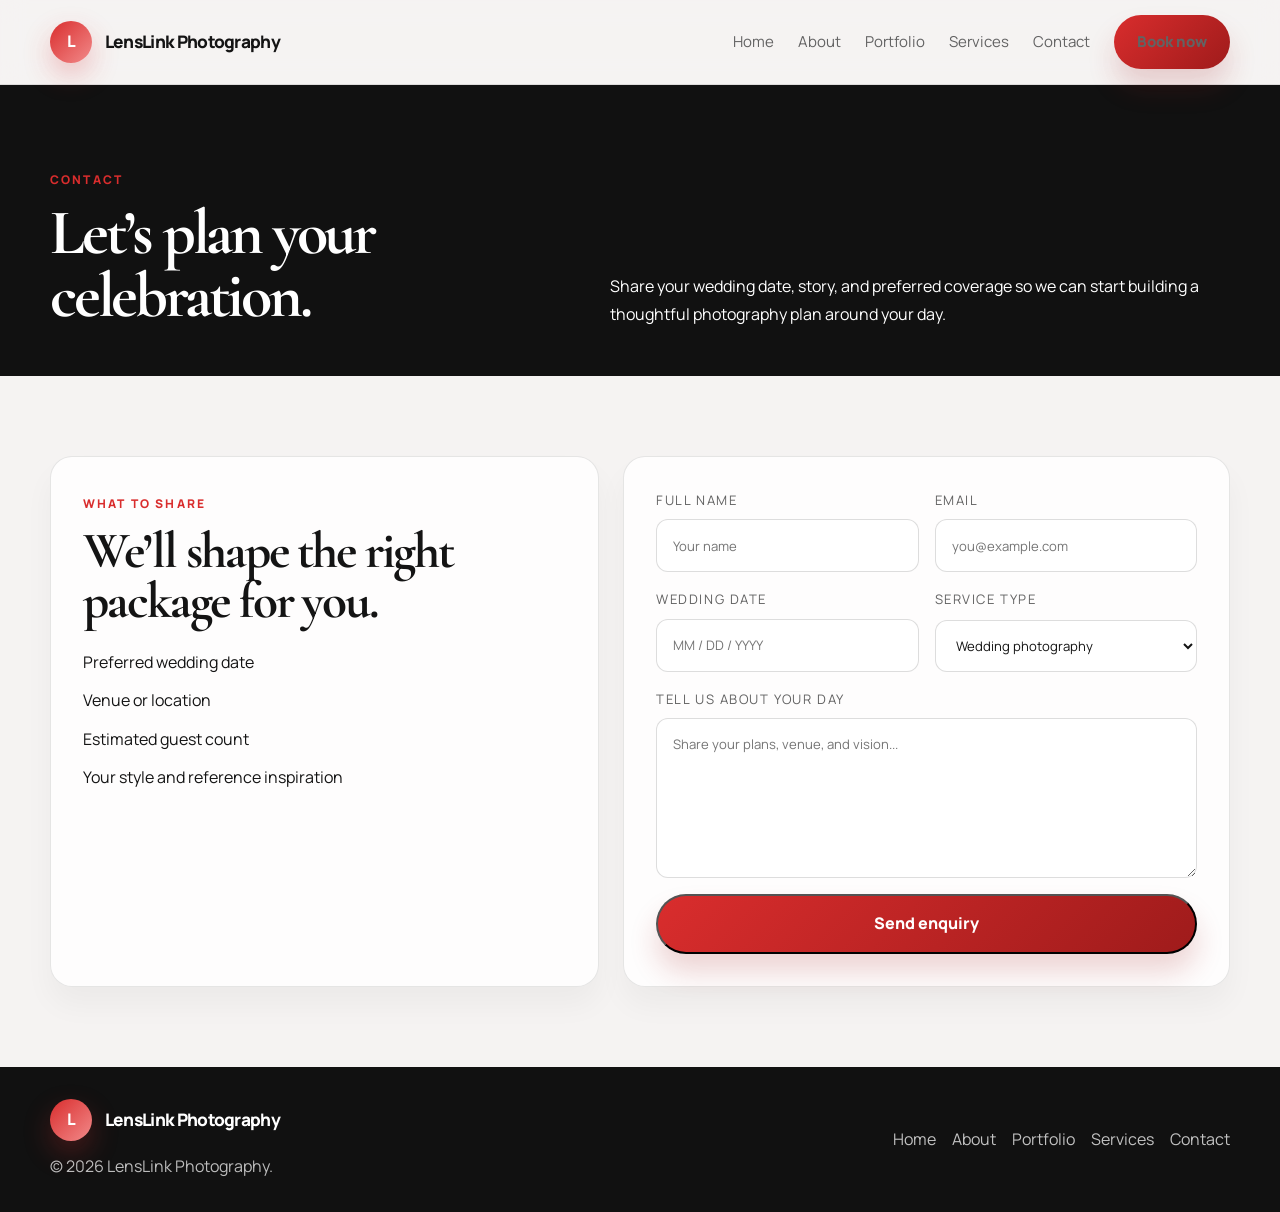
<file: contact.html>
<!DOCTYPE html>
<html lang="en">
  <head>
    <meta charset="UTF-8" />
    <meta name="viewport" content="width=device-width, initial-scale=1.0" />
    <meta name="description" content="Contact LensLink Photography to enquire about your wedding or event coverage." />
    <meta name="robots" content="index, follow" />
    <meta name="theme-color" content="#f5f3f2" />
    <title>Contact | LensLink Photography</title>
    <meta property="og:type" content="website" />
    <meta property="og:title" content="Contact | LensLink Photography" />
    <meta property="og:description" content="Enquire about wedding photography, films, or keepsakes with LensLink Photography." />
    <meta property="og:image" content="https://images.unsplash.com/photo-1520854221256-17451cc331bf?auto=format&amp;fit=crop&amp;w=1200&amp;q=75" />
    <meta name="twitter:card" content="summary_large_image" />
    <meta name="twitter:title" content="Contact | LensLink Photography" />
    <meta name="twitter:description" content="Enquire about wedding photography, films, or keepsakes with LensLink Photography." />
    <link rel="preconnect" href="https://fonts.googleapis.com" />
    <link rel="preconnect" href="https://fonts.gstatic.com" crossorigin />
    <link rel="preconnect" href="https://images.unsplash.com" />
    <link href="https://fonts.googleapis.com/css2?family=Cormorant+Garamond:wght@400;500;600;700&family=Manrope:wght@400;500;600;700;800&display=swap" rel="stylesheet" />
    <link rel="stylesheet" href="styles.css?v=4" />
  </head>
  <body>
    <header class="site-header">
      <div class="container nav-wrap">
        <a class="brand" href="index.html" aria-label="LensLink Photography home">
          <span class="brand-mark">L</span>
          <span class="brand-text">LensLink Photography</span>
        </a>

        <button class="menu-toggle" aria-label="Toggle menu" aria-expanded="false">
          <span></span>
          <span></span>
          <span></span>
        </button>

        <nav class="main-nav" aria-label="Main navigation">
          <a href="index.html">Home</a>
          <a href="about.html">About</a>
          <a href="portfolio.html">Portfolio</a>
          <a href="services.html">Services</a>
          <a href="contact.html">Contact</a>
          <a class="nav-button" href="contact.html">Book now</a>
        </nav>
      </div>
    </header>

    <main>
      <section class="page-head">
        <div class="container page-head-inner">
          <div>
            <p class="eyebrow accent">Contact</p>
            <h1>Let’s plan your celebration.</h1>
          </div>
          <p>
            Share your wedding date, story, and preferred coverage so we can start building a thoughtful photography plan around your day.
          </p>
        </div>
      </section>

      <section class="page-section">
        <div class="container contact-grid">
          <aside class="contact-card">
            <p class="eyebrow accent">What to share</p>
            <h2>We’ll shape the right package for you.</h2>
            <ul>
              <li>Preferred wedding date</li>
              <li>Venue or location</li>
              <li>Estimated guest count</li>
              <li>Your style and reference inspiration</li>
            </ul>
          </aside>

          <div class="contact-card">
            <form class="contact-form form-grid">
              <div class="field-row">
                <label>
                  Full name
                  <input type="text" name="name" placeholder="Your name" />
                </label>
                <label>
                  Email
                  <input type="email" name="email" placeholder="you@example.com" />
                </label>
              </div>

              <div class="field-row">
                <label>
                  Wedding date
                  <input type="text" name="date" placeholder="MM / DD / YYYY" />
                </label>
                <label>
                  Service type
                  <select name="service">
                    <option>Wedding photography</option>
                    <option>Wedding film</option>
                    <option>Albums &amp; prints</option>
                    <option>Custom enquiry</option>
                  </select>
                </label>
              </div>

              <label>
                Tell us about your day
                <textarea name="message" placeholder="Share your plans, venue, and vision..."></textarea>
              </label>

              <button type="submit" class="button primary">Send enquiry</button>
            </form>
          </div>
        </div>
      </section>
    </main>

    <footer class="site-footer">
      <div class="container footer-inner">
        <div>
          <a class="brand footer-brand" href="index.html">
            <span class="brand-mark">L</span>
            <span class="brand-text">LensLink Photography</span>
          </a>
          <p class="footer-copy">© <span id="year"></span> LensLink Photography.</p>
        </div>

        <nav class="footer-nav" aria-label="Footer navigation">
          <a href="index.html">Home</a>
          <a href="about.html">About</a>
          <a href="portfolio.html">Portfolio</a>
          <a href="services.html">Services</a>
          <a href="contact.html">Contact</a>
        </nav>
      </div>
    </footer>

    <script src="script.js?v=2" defer></script>
  </body>
</html>
</file>
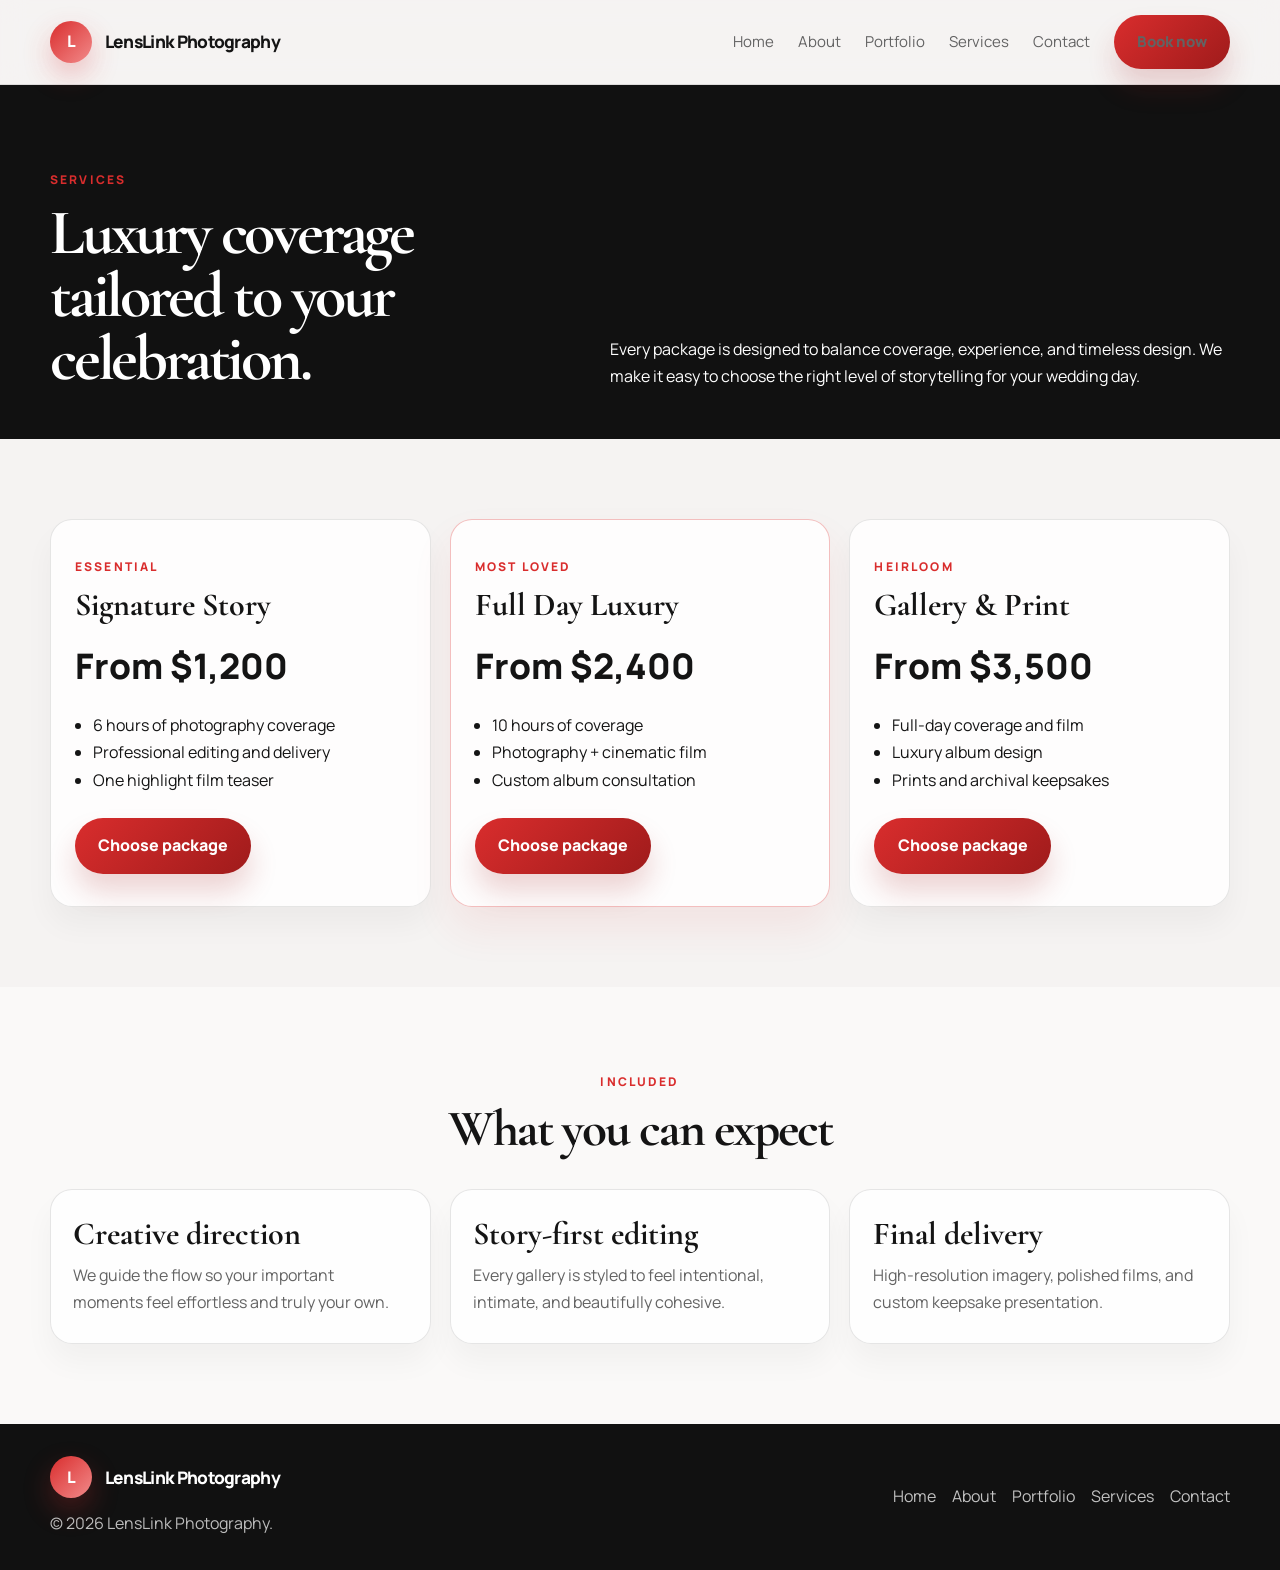
<file: services.html>
<!DOCTYPE html>
<html lang="en">
  <head>
    <meta charset="UTF-8" />
    <meta name="viewport" content="width=device-width, initial-scale=1.0" />
    <meta name="description" content="Explore LensLink Photography packages for wedding coverage, cinematic films, and heirloom keepsakes." />
    <meta name="robots" content="index, follow" />
    <meta name="theme-color" content="#f5f3f2" />
    <title>Services | LensLink Photography</title>
    <meta property="og:type" content="website" />
    <meta property="og:title" content="Services | LensLink Photography" />
    <meta property="og:description" content="Explore wedding photography, cinematic film, and heirloom keepsake packages from LensLink Photography." />
    <meta property="og:image" content="https://images.unsplash.com/photo-1520854221256-17451cc331bf?auto=format&amp;fit=crop&amp;w=1200&amp;q=75" />
    <meta name="twitter:card" content="summary_large_image" />
    <meta name="twitter:title" content="Services | LensLink Photography" />
    <meta name="twitter:description" content="Explore wedding photography, cinematic film, and heirloom keepsake packages from LensLink Photography." />
    <link rel="preconnect" href="https://fonts.googleapis.com" />
    <link rel="preconnect" href="https://fonts.gstatic.com" crossorigin />
    <link rel="preconnect" href="https://images.unsplash.com" />
    <link href="https://fonts.googleapis.com/css2?family=Cormorant+Garamond:wght@400;500;600;700&family=Manrope:wght@400;500;600;700;800&display=swap" rel="stylesheet" />
    <link rel="stylesheet" href="styles.css?v=4" />
  </head>
  <body>
    <header class="site-header">
      <div class="container nav-wrap">
        <a class="brand" href="index.html" aria-label="LensLink Photography home">
          <span class="brand-mark">L</span>
          <span class="brand-text">LensLink Photography</span>
        </a>

        <button class="menu-toggle" aria-label="Toggle menu" aria-expanded="false">
          <span></span>
          <span></span>
          <span></span>
        </button>

        <nav class="main-nav" aria-label="Main navigation">
          <a href="index.html">Home</a>
          <a href="about.html">About</a>
          <a href="portfolio.html">Portfolio</a>
          <a href="services.html">Services</a>
          <a href="contact.html">Contact</a>
          <a class="nav-button" href="contact.html">Book now</a>
        </nav>
      </div>
    </header>

    <main>
      <section class="page-head">
        <div class="container page-head-inner">
          <div>
            <p class="eyebrow accent">Services</p>
            <h1>Luxury coverage tailored to your celebration.</h1>
          </div>
          <p>
            Every package is designed to balance coverage, experience, and timeless design. We make it easy to choose the right level of storytelling for your wedding day.
          </p>
        </div>
      </section>

      <section class="page-section">
        <div class="container package-grid">
          <article class="package">
            <span class="eyebrow accent">Essential</span>
            <h3>Signature Story</h3>
            <span class="price">From $1,200</span>
            <ul>
              <li>6 hours of photography coverage</li>
              <li>Professional editing and delivery</li>
              <li>One highlight film teaser</li>
            </ul>
            <a href="contact.html" class="button primary">Choose package</a>
          </article>

          <article class="package popular">
            <span class="eyebrow accent">Most loved</span>
            <h3>Full Day Luxury</h3>
            <span class="price">From $2,400</span>
            <ul>
              <li>10 hours of coverage</li>
              <li>Photography + cinematic film</li>
              <li>Custom album consultation</li>
            </ul>
            <a href="contact.html" class="button primary">Choose package</a>
          </article>

          <article class="package">
            <span class="eyebrow accent">Heirloom</span>
            <h3>Gallery &amp; Print</h3>
            <span class="price">From $3,500</span>
            <ul>
              <li>Full-day coverage and film</li>
              <li>Luxury album design</li>
              <li>Prints and archival keepsakes</li>
            </ul>
            <a href="contact.html" class="button primary">Choose package</a>
          </article>
        </div>
      </section>

      <section class="page-section section-soft">
        <div class="container">
          <div class="section-heading centered">
            <p class="eyebrow accent">Included</p>
            <h2>What you can expect</h2>
          </div>

          <div class="info-grid">
            <article class="info-card">
              <h3>Creative direction</h3>
              <p>We guide the flow so your important moments feel effortless and truly your own.</p>
            </article>

            <article class="info-card">
              <h3>Story-first editing</h3>
              <p>Every gallery is styled to feel intentional, intimate, and beautifully cohesive.</p>
            </article>

            <article class="info-card">
              <h3>Final delivery</h3>
              <p>High-resolution imagery, polished films, and custom keepsake presentation.</p>
            </article>
          </div>
        </div>
      </section>
    </main>

    <footer class="site-footer">
      <div class="container footer-inner">
        <div>
          <a class="brand footer-brand" href="index.html">
            <span class="brand-mark">L</span>
            <span class="brand-text">LensLink Photography</span>
          </a>
          <p class="footer-copy">© <span id="year"></span> LensLink Photography.</p>
        </div>

        <nav class="footer-nav" aria-label="Footer navigation">
          <a href="index.html">Home</a>
          <a href="about.html">About</a>
          <a href="portfolio.html">Portfolio</a>
          <a href="services.html">Services</a>
          <a href="contact.html">Contact</a>
        </nav>
      </div>
    </footer>

    <script src="script.js?v=2" defer></script>
  </body>
</html>
</file>
<file: styles.css>
:root {
  --bg: #f5f3f2;
  --panel: #ffffff;
  --panel-strong: #111111;
  --text: #141414;
  --muted: #636363;
  --line: rgba(17, 17, 17, 0.1);
  --accent: #d92d2d;
  --accent-deep: #9f1b1b;
  --soft-red: #f9dedf;
  --shadow: 0 30px 55px rgba(20, 20, 20, 0.08);
  --radius: 26px;
  --container: 1180px;
}

* {
  box-sizing: border-box;
}

html {
  scroll-behavior: smooth;
}

body {
  margin: 0;
  font-family: "Manrope", sans-serif;
  background: var(--bg);
  color: var(--text);
  line-height: 1.7;
}

a {
  color: inherit;
  text-decoration: none;
}

img {
  max-width: 100%;
  display: block;
}

button,
input,
textarea,
select {
  font: inherit;
}

.container {
  width: min(var(--container), calc(100% - 32px));
  margin: 0 auto;
}

.container > * {
  min-width: 0;
}

.eyebrow {
  display: inline-block;
  margin: 0 0 12px;
  font-size: 0.75rem;
  font-weight: 800;
  letter-spacing: 0.18em;
  text-transform: uppercase;
  color: var(--accent-deep);
}

.eyebrow.accent {
  color: var(--accent);
}

h1,
h2,
h3,
h4,
h5 {
  margin: 0;
  line-height: 0.98;
  color: var(--text);
  font-family: "Cormorant Garamond", serif;
}

h1 {
  font-size: clamp(3.7rem, 5vw, 6.2rem);
  letter-spacing: -0.05em;
}

h2 {
  font-size: clamp(2.8rem, 4vw, 4.5rem);
  letter-spacing: -0.04em;
}

h3 {
  font-size: clamp(2rem, 2.5vw, 2.8rem);
}

p {
  margin: 0;
  color: var(--muted);
}

.site-header {
  position: sticky;
  top: 0;
  z-index: 20;
  background: rgba(245, 243, 242, 0.85);
  backdrop-filter: blur(12px);
  border-bottom: 1px solid var(--line);
}

.nav-wrap {
  display: flex;
  align-items: center;
  justify-content: space-between;
  min-height: 84px;
}

.brand {
  display: inline-flex;
  align-items: center;
  gap: 0.8rem;
  font-weight: 800;
}

.brand-mark {
  display: grid;
  place-items: center;
  width: 42px;
  height: 42px;
  border-radius: 50%;
  background: linear-gradient(135deg, var(--accent), #f28a8a);
  color: #fff;
  box-shadow: 0 12px 28px rgba(217, 45, 45, 0.28);
}

.brand-text {
  font-size: 1.08rem;
  letter-spacing: -0.04em;
}

.main-nav {
  display: flex;
  align-items: center;
  gap: 1.5rem;
  font-size: 0.94rem;
}

.main-nav a {
  color: var(--muted);
  transition: color 0.2s ease;
}

.main-nav a:hover,
.main-nav a:focus-visible {
  color: var(--text);
}

.nav-button,
.button {
  display: inline-flex;
  align-items: center;
  justify-content: center;
  border-radius: 999px;
  padding: 0.9rem 1.45rem;
  font-weight: 800;
  cursor: pointer;
  transition: transform 0.2s ease, box-shadow 0.2s ease;
}

.nav-button,
.button.primary {
  background: linear-gradient(135deg, var(--accent), var(--accent-deep));
  color: #fff;
  box-shadow: 0 18px 28px rgba(159, 27, 27, 0.18);
}

.button.secondary {
  border: 1px solid rgba(255, 255, 255, 0.35);
  background: rgba(255, 255, 255, 0.08);
  color: #fff;
  backdrop-filter: blur(4px);
}

.nav-button:hover,
.button:hover {
  transform: translateY(-1px);
}

.menu-toggle {
  display: none;
  width: 48px;
  height: 48px;
  border: 1px solid var(--line);
  border-radius: 12px;
  background: rgba(255, 255, 255, 0.8);
  cursor: pointer;
}

.menu-toggle span {
  display: block;
  width: 22px;
  height: 2px;
  margin: 5px auto;
  background: var(--text);
}

.hero {
  position: relative;
  min-height: 720px;
  display: grid;
  place-items: center;
  background: #121111;
  overflow: hidden;
}

.hero-visual {
  position: absolute;
  inset: 0;
  background-image: url('https://images.unsplash.com/photo-1520854221256-17451cc331bf?auto=format&fit=crop&w=1600&q=75');
  background-size: cover;
  background-position: center;
  transform: scale(1.08);
  filter: saturate(0.9) brightness(0.8);
}

.hero-overlay {
  position: absolute;
  inset: 0;
  background: linear-gradient(90deg, rgba(17, 17, 17, 0.8), rgba(17, 17, 17, 0.45), rgba(17, 17, 17, 0.15));
}

.hero-inner {
  position: relative;
  z-index: 1;
  display: grid;
  grid-template-columns: 1.3fr 0.7fr;
  gap: 2rem;
  align-items: end;
  padding: 7rem 0 4rem;
}

.hero-copy {
  max-width: 680px;
}

.hero-copy h1,
.hero-copy .lede,
.hero-copy .eyebrow {
  color: #fff;
}

.hero-copy h1 {
  margin-bottom: 1rem;
}

.lede {
  max-width: 560px;
  font-size: 1.08rem;
  color: rgba(255, 255, 255, 0.8);
}

.cta-row {
  display: flex;
  flex-wrap: wrap;
  gap: 1rem;
  margin-top: 2rem;
}

.hero-panel {
  display: flex;
  justify-content: flex-end;
}

.mini-card {
  width: min(100%, 290px);
  padding: 1.6rem 1.2rem;
  border-radius: var(--radius);
  background: rgba(255, 255, 255, 0.08);
  border: 1px solid rgba(255, 255, 255, 0.16);
  backdrop-filter: blur(6px);
  color: #fff;
  box-shadow: var(--shadow);
}

.mini-card strong {
  display: block;
  margin: 0.7rem 0;
  font-size: clamp(2.5rem, 3vw, 4rem);
  color: #fff;
  font-family: "Cormorant Garamond", serif;
}

.mini-card span {
  display: block;
  color: rgba(255, 255, 255, 0.8);
}

.mini-label {
  font-size: 0.75rem;
  letter-spacing: 0.12em;
  text-transform: uppercase;
}

.stats-section {
  padding: 0 0 2rem;
}

.stats-grid {
  display: grid;
  grid-template-columns: repeat(4, minmax(0, 1fr));
  gap: 1rem;
  background: rgba(255, 255, 255, 0.9);
  border: 1px solid var(--line);
  border-radius: 24px;
  box-shadow: var(--shadow);
  transform: translateY(-32px);
}

.stats-grid div {
  padding: 1.6rem 1rem;
  display: flex;
  flex-direction: column;
  align-items: center;
  justify-content: center;
  text-align: center;
}

.stats-grid strong {
  font-size: 1.8rem;
  color: var(--text);
}

.section {
  padding: 5.5rem 0;
}

.section-soft {
  background: rgba(255, 255, 255, 0.52);
}

.section-heading {
  margin-bottom: 2.2rem;
}

.section-heading.centered {
  text-align: center;
}

.feature-grid {
  display: grid;
  gap: 1.2rem;
}

.feature-grid--three {
  grid-template-columns: repeat(3, minmax(0, 1fr));
}

.feature-card {
  position: relative;
  min-height: 430px;
  border-radius: var(--radius);
  overflow: hidden;
  display: flex;
  align-items: flex-end;
  box-shadow: var(--shadow);
}

.feature-card--one {
  background: url('https://images.unsplash.com/photo-1520854221256-17451cc331bf?auto=format&fit=crop&w=900&q=75') center/cover no-repeat;
}

.feature-card--two {
  background: url('https://images.unsplash.com/photo-1519741497674-611481863552?auto=format&fit=crop&w=900&q=75') center/cover no-repeat;
}

.feature-card--three {
  background: url('https://images.unsplash.com/photo-1522673607200-164d1b6ce486?auto=format&fit=crop&w=900&q=75') center/cover no-repeat;
}

.feature-overlap {
  position: relative;
  z-index: 1;
  width: 100%;
  padding: 1.5rem;
  background: linear-gradient(180deg, rgba(15, 15, 15, 0.1), rgba(15, 15, 15, 0.75));
  color: #fff;
}

.feature-overlap span {
  display: block;
  margin-bottom: 0.4rem;
  font-size: 0.72rem;
  text-transform: uppercase;
  letter-spacing: 0.14em;
  color: rgba(255, 255, 255, 0.8);
}

.feature-overlap h3 {
  color: #fff;
  font-size: clamp(2rem, 2.5vw, 2.5rem);
}

.split-layout {
  display: grid;
  grid-template-columns: 1fr 1fr;
  gap: 2.5rem;
  align-items: center;
}

.split-media img {
  width: 100%;
  height: 620px;
  object-fit: cover;
  border-radius: var(--radius);
  box-shadow: var(--shadow);
}

.split-copy h2 {
  margin-bottom: 0.75rem;
}

.split-copy p {
  margin-bottom: 1.2rem;
}

.check-list {
  margin: 0 0 2rem;
  padding-left: 1.1rem;
  color: var(--text);
}

.check-list li + li {
  margin-top: 0.75rem;
}

.service-grid {
  display: grid;
  grid-template-columns: repeat(3, minmax(0, 1fr));
  gap: 1.25rem;
}

.service-card {
  padding: 2rem 1.4rem;
  border: 1px solid var(--line);
  border-radius: 22px;
  background: rgba(255, 255, 255, 0.86);
  box-shadow: 0 18px 30px rgba(20, 20, 20, 0.04);
}

.service-index {
  display: inline-flex;
  align-items: center;
  justify-content: center;
  width: 52px;
  height: 52px;
  border-radius: 50%;
  background: linear-gradient(135deg, var(--soft-red), rgba(217, 45, 45, 0.1));
  color: var(--accent-deep);
  font-weight: 800;
}

.service-card h3 {
  margin: 1.1rem 0 0.85rem;
}

.quote-section {
  background: linear-gradient(180deg, rgba(255, 255, 255, 0.4), rgba(245, 243, 242, 0.8));
}

.quote-shell {
  padding: 2.2rem 2rem;
  border: 1px solid var(--line);
  border-radius: var(--radius);
  background: rgba(255, 255, 255, 0.8);
  box-shadow: var(--shadow);
}

.quote-shell blockquote {
  margin: 0;
  font-family: "Cormorant Garamond", serif;
  font-size: clamp(2.2rem, 4vw, 3.5rem);
  line-height: 1.1;
  letter-spacing: -0.02em;
  color: var(--text);
}

.quote-author {
  margin-top: 1.5rem;
  display: inline-flex;
  align-items: center;
  gap: 1rem;
}

.quote-author img {
  width: 66px;
  height: 66px;
  object-fit: cover;
  border-radius: 50%;
}

.quote-author strong {
  display: block;
  color: var(--text);
}

.cta-panel {
  padding-top: 0;
}

.cta-box {
  display: flex;
  align-items: center;
  justify-content: space-between;
  gap: 2rem;
  padding: 2rem 2.2rem;
  background: linear-gradient(135deg, #111111, #2a1919);
  border-radius: 30px;
  box-shadow: var(--shadow);
}

.cta-box h2,
.cta-box .eyebrow {
  color: #fff;
}

.page-head {
  padding: 5rem 0 3rem;
  background: #111111;
  color: #fff;
}

.page-head-inner {
  display: flex;
  align-items: end;
  justify-content: space-between;
  gap: 1.5rem;
}

.page-head h1,
.page-head p {
  color: #fff;
}

.page-head p {
  max-width: 620px;
}

.page-section {
  padding: 5rem 0;
}

.info-grid {
  display: grid;
  grid-template-columns: repeat(3, minmax(0, 1fr));
  gap: 1.2rem;
}

.info-card {
  padding: 1.7rem 1.4rem;
  border-radius: 22px;
  background: rgba(255, 255, 255, 0.8);
  border: 1px solid var(--line);
  box-shadow: 0 18px 30px rgba(20, 20, 20, 0.04);
}

.info-card h3 {
  margin-bottom: 0.8rem;
}

.gallery-grid {
  display: grid;
  grid-template-columns: repeat(3, minmax(0, 1fr));
  gap: 1.2rem;
}

.gallery-item {
  position: relative;
  min-height: 450px;
  min-width: 0;
  margin: 0;
  overflow: hidden;
  border-radius: 22px;
  box-shadow: var(--shadow);
}

.gallery-item img {
  width: 100%;
  height: 100%;
  object-fit: cover;
  transition: transform 0.5s ease;
}

.gallery-item:hover img {
  transform: scale(1.04);
}

.gallery-item span {
  position: absolute;
  left: 1rem;
  bottom: 1rem;
  padding: 0.55rem 0.8rem;
  background: rgba(17, 17, 17, 0.72);
  border: 1px solid rgba(255, 255, 255, 0.15);
  border-radius: 999px;
  color: #fff;
  font-size: 0.8rem;
  letter-spacing: 0.08em;
  text-transform: uppercase;
}

.package-grid {
  display: grid;
  grid-template-columns: repeat(3, minmax(0, 1fr));
  gap: 1.2rem;
}

.package {
  padding: 2rem 1.5rem;
  background: rgba(255, 255, 255, 0.84);
  border: 1px solid var(--line);
  border-radius: 22px;
  box-shadow: 0 18px 30px rgba(20, 20, 20, 0.04);
}

.package.popular {
  border-color: rgba(217, 45, 45, 0.3);
  box-shadow: 0 22px 42px rgba(217, 45, 45, 0.08);
}

.package h3 {
  margin-bottom: 0.75rem;
}

.price {
  display: block;
  margin: 1rem 0;
  font-size: 2.2rem;
  font-weight: 800;
  color: var(--text);
}

.package ul {
  margin: 0 0 1.5rem;
  padding-left: 1.1rem;
}

.contact-grid {
  display: grid;
  grid-template-columns: 0.95fr 1.05fr;
  gap: 1.5rem;
}

.contact-card {
  padding: 2rem;
  border-radius: 22px;
  background: rgba(255, 255, 255, 0.84);
  border: 1px solid var(--line);
  box-shadow: 0 18px 30px rgba(20, 20, 20, 0.04);
}

.contact-card ul {
  list-style: none;
  padding: 0;
  margin: 1.4rem 0 0;
  display: grid;
  gap: 0.7rem;
}

.form-grid {
  display: grid;
  gap: 1rem;
}

.field-row {
  display: grid;
  grid-template-columns: repeat(2, minmax(0, 1fr));
  gap: 1rem;
}

label {
  display: grid;
  gap: 0.5rem;
  font-size: 0.82rem;
  color: var(--muted);
  text-transform: uppercase;
  letter-spacing: 0.12em;
}

input,
textarea,
select {
  width: 100%;
  padding: 0.9rem 1rem;
  border: 1px solid rgba(17, 17, 17, 0.14);
  border-radius: 12px;
  background: #fff;
  color: var(--text);
}

textarea {
  min-height: 160px;
  resize: vertical;
}

.site-footer {
  background: #111111;
  color: #fff;
  padding: 2rem 0;
}

.footer-inner {
  display: flex;
  align-items: center;
  justify-content: space-between;
  gap: 1.4rem;
  flex-wrap: wrap;
}

.footer-brand {
  color: #fff;
}

.footer-copy {
  margin-top: 0.75rem;
  color: rgba(255, 255, 255, 0.72);
}

.footer-nav {
  display: flex;
  gap: 1rem;
  flex-wrap: wrap;
}

.footer-nav a {
  color: rgba(255, 255, 255, 0.74);
}

@media (max-width: 920px) {
  .main-nav {
    position: absolute;
    top: 82px;
    left: 0;
    right: 0;
    display: none;
    flex-direction: column;
    align-items: flex-start;
    gap: 0.75rem;
    padding: 1rem 1.2rem;
    background: rgba(255, 255, 255, 0.97);
    border: 1px solid var(--line);
    border-radius: 18px;
    box-shadow: var(--shadow);
  }

  .main-nav.open {
    display: flex;
  }

  .menu-toggle {
    display: block;
  }

  .hero-inner,
  .split-layout,
  .contact-grid,
  .feature-grid--three,
  .info-grid,
  .gallery-grid,
  .service-grid,
  .package-grid {
    grid-template-columns: 1fr;
  }

  .stats-grid {
    grid-template-columns: repeat(2, minmax(0, 1fr));
  }

  .cta-box,
  .page-head-inner {
    flex-direction: column;
    align-items: flex-start;
  }
}

@media (max-width: 620px) {
  h1 {
    font-size: 2.65rem;
    line-height: 1.02;
  }

  h2 {
    font-size: 2.1rem;
    line-height: 1.05;
  }

  h3 {
    font-size: 1.8rem;
  }

  .section,
  .page-section {
    padding: 3.5rem 0;
  }

  .page-head {
    padding: 3.5rem 0 2rem;
  }

  .section-heading {
    margin-bottom: 1.5rem;
  }

  .hero {
    min-height: 560px;
  }

  .hero-inner {
    padding-top: 5.6rem;
  }

  .stats-grid,
  .field-row {
    grid-template-columns: 1fr;
  }

  .cta-row {
    flex-direction: column;
    align-items: stretch;
  }

  .button,
  .nav-button {
    width: 100%;
  }

  .split-media img {
    height: 340px;
  }

  .feature-card {
    min-height: 280px;
  }

  .gallery-item {
    min-height: 0;
    height: clamp(260px, 85vw, 380px);
    aspect-ratio: auto;
  }

  .stats-grid {
    gap: 0.5rem;
  }

  .stats-grid div {
    padding: 1.1rem 0.75rem;
  }

  .service-card,
  .info-card,
  .package,
  .contact-card {
    padding: 1.4rem 1.1rem;
  }

  .quote-shell,
  .cta-box {
    padding: 1.5rem 1.1rem;
    border-radius: 20px;
  }

  .gallery-item span {
    left: 0.75rem;
    bottom: 0.75rem;
    font-size: 0.7rem;
    padding: 0.45rem 0.65rem;
  }
}
</file>
